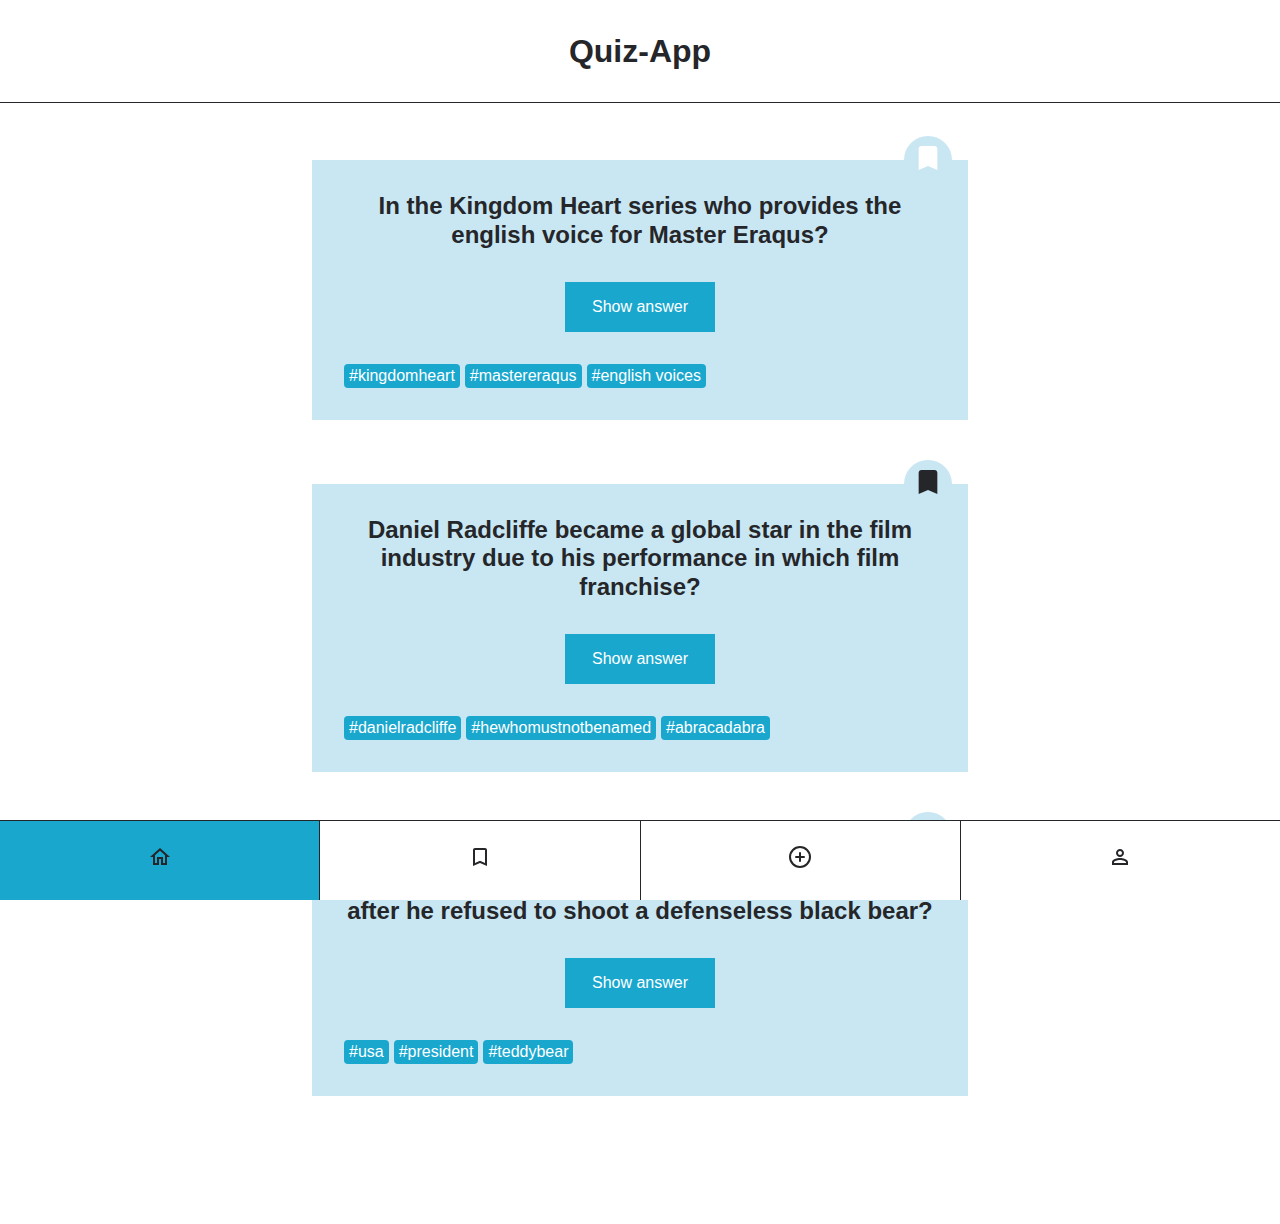
<file: index.html>
<!DOCTYPE html>
<html lang="en">
  <head>
    <meta charset="UTF-8" />
    <meta http-equiv="X-UA-Compatible" content="IE=edge" />
    <meta name="viewport" content="width=device-width, initial-scale=1.0" />
    <title>Quiz-App</title>
    <link rel="stylesheet" href="./styles.css" />
    <script src="index.js" defer></script>
  </head>

  <body>
    <header class="header">
      <h1 class="header__title">Quiz-App</h1>
    </header>
    <main>
      <ul class="card-list">
        <!--
                FIRST CARD
              -->
        <li class="card-list__item">
          <article class="card">
            <h2 class="card__question">
              In the Kingdom Heart series who provides the english voice for
              Master Eraqus?
            </h2>
            <button
              class="card__button-answer"
              type="button"
              data-js="toggle-answer"
              aria-label="toggle answer"
            ></button>
            <p class="card__answer" data-js="card-answer">Mark Hamill</p>
            <ul class="card__tag-list">
              <li class="card__tag-list-item">#kingdomheart</li>
              <li class="card__tag-list-item">#mastereraqus</li>
              <li class="card__tag-list-item">#english voices</li>
            </ul>
            <div class="card__button-bookmark">
              <button
                class="bookmark"
                aria-label="bookmark"
                type="button"
                data-js="bookmark"
              >
                <svg
                  class="bookmark__icon"
                  xmlns="http://www.w3.org/2000/svg"
                  viewbox="0 0 24 24"
                >
                  <path
                    d="M17 3H7c-1.1 0-2 .9-2 2v16l7-3 7 3V5c0-1.1-.9-2-2-2z"
                  />
                </svg>
              </button>
            </div>
          </article>
        </li>
        <!--
                SECOND CARD
              -->
        <li class="card-list__item">
          <article class="card">
            <h2 class="card__question">
              Daniel Radcliffe became a global star in the film industry due to
              his performance in which film franchise?
            </h2>
            <button
              class="card__button-answer"
              type="button"
              aria-label="toggle answer"
            ></button>
            <p class="card__answer card__answer">Harry Potter</p>
            <ul class="card__tag-list">
              <li class="card__tag-list-item">#danielradcliffe</li>
              <li class="card__tag-list-item">#hewhomustnotbenamed</li>
              <li class="card__tag-list-item">#abracadabra</li>
            </ul>
            <div class="card__button-bookmark">
              <button
                class="bookmark bookmark--active"
                aria-label="bookmark"
                type="button"
              >
                <svg
                  class="bookmark__icon"
                  xmlns="http://www.w3.org/2000/svg"
                  viewbox="0 0 24 24"
                >
                  <path
                    d="M17 3H7c-1.1 0-2 .9-2 2v16l7-3 7 3V5c0-1.1-.9-2-2-2z"
                  />
                </svg>
              </button>
            </div>
          </article>
        </li>
        <!--
                THIRD CARD
              -->
        <li class="card-list__item">
          <article class="card">
            <h2 class="card__question">
              Which former US president was nicknamed &quot;Teddy&quot; after he
              refused to shoot a defenseless black bear?
            </h2>
            <button
              class="card__button-answer"
              type="button"
              aria-label="toggle answer"
            ></button>
            <p class="card__answer">Theodore Roosevelt</p>
            <ul class="card__tag-list">
              <li class="card__tag-list-item">#usa</li>
              <li class="card__tag-list-item">#president</li>
              <li class="card__tag-list-item">#teddybear</li>
            </ul>
            <div class="card__button-bookmark">
              <button class="bookmark" aria-label="bookmark" type="button">
                <svg
                  class="bookmark__icon"
                  xmlns="http://www.w3.org/2000/svg"
                  viewbox="0 0 24 24"
                >
                  <path
                    d="M17 3H7c-1.1 0-2 .9-2 2v16l7-3 7 3V5c0-1.1-.9-2-2-2z"
                  />
                </svg>
              </button>
            </div>
          </article>
        </li>
      </ul>
    </main>

    <nav class="navigation">
      <ul class="navigation__list">
        <li class="navigation__list-item navigation__list-item--active">
          <a
            class="navigation__link"
            href="/index.html"
            aria-label="go to home page"
          >
            <svg
              xmlns="http://www.w3.org/2000/svg"
              height="24px"
              viewbox="0 0 24 24"
              width="24px"
            >
              <path
                d="M12 5.69l5 4.5V18h-2v-6H9v6H7v-7.81l5-4.5M12 3L2 12h3v8h6v-6h2v6h6v-8h3L12 3z"
              />
            </svg>
          </a>
        </li>
        <li class="navigation__list-item">
          <a
            class="navigation__link"
            href="/bookmarks.html"
            aria-label="go to bookmarks page"
          >
            <svg
              xmlns="http://www.w3.org/2000/svg"
              height="24px"
              viewbox="0 0 24 24"
              width="24px"
            >
              <path
                d="M17 3H7c-1.1 0-2 .9-2 2v16l7-3 7 3V5c0-1.1-.9-2-2-2zm0 15l-5-2.18L7 18V5h10v13z"
              />
            </svg>
          </a>
        </li>
        <li class="navigation__list-item">
          <a
            class="navigation__link navigation__link--form"
            href="/form.html"
            aria-label="go to add card page"
          >
            <svg
              xmlns="http://www.w3.org/2000/svg"
              width="24"
              height="24"
              viewBox="0 0 24 24"
              fill="none"
              stroke="currentColor"
              stroke-width="2"
              stroke-linecap="round"
              stroke-linejoin="round"
            >
              <circle cx="12" cy="12" r="10"></circle>
              <line x1="12" y1="8" x2="12" y2="16"></line>
              <line x1="8" y1="12" x2="16" y2="12"></line>
            </svg>
          </a>
        </li>
        <li class="navigation__list-item">
          <a
            class="navigation__link"
            href="/profile.html"
            aria-label="go to profile page"
          >
            <svg
              xmlns="http://www.w3.org/2000/svg"
              height="24px"
              viewbox="0 0 24 24"
              width="24px"
            >
              <path
                d="M12 6c1.1 0 2 .9 2 2s-.9 2-2 2-2-.9-2-2 .9-2 2-2m0 9c2.7 0 5.8 1.29 6 2v1H6v-.99c.2-.72 3.3-2.01 6-2.01m0-11C9.79 4 8 5.79 8 8s1.79 4 4 4 4-1.79 4-4-1.79-4-4-4zm0 9c-2.67 0-8 1.34-8 4v3h16v-3c0-2.66-5.33-4-8-4z"
              />
            </svg>
          </a>
        </li>
      </ul>
    </nav>
  </body>
</html>
</file>
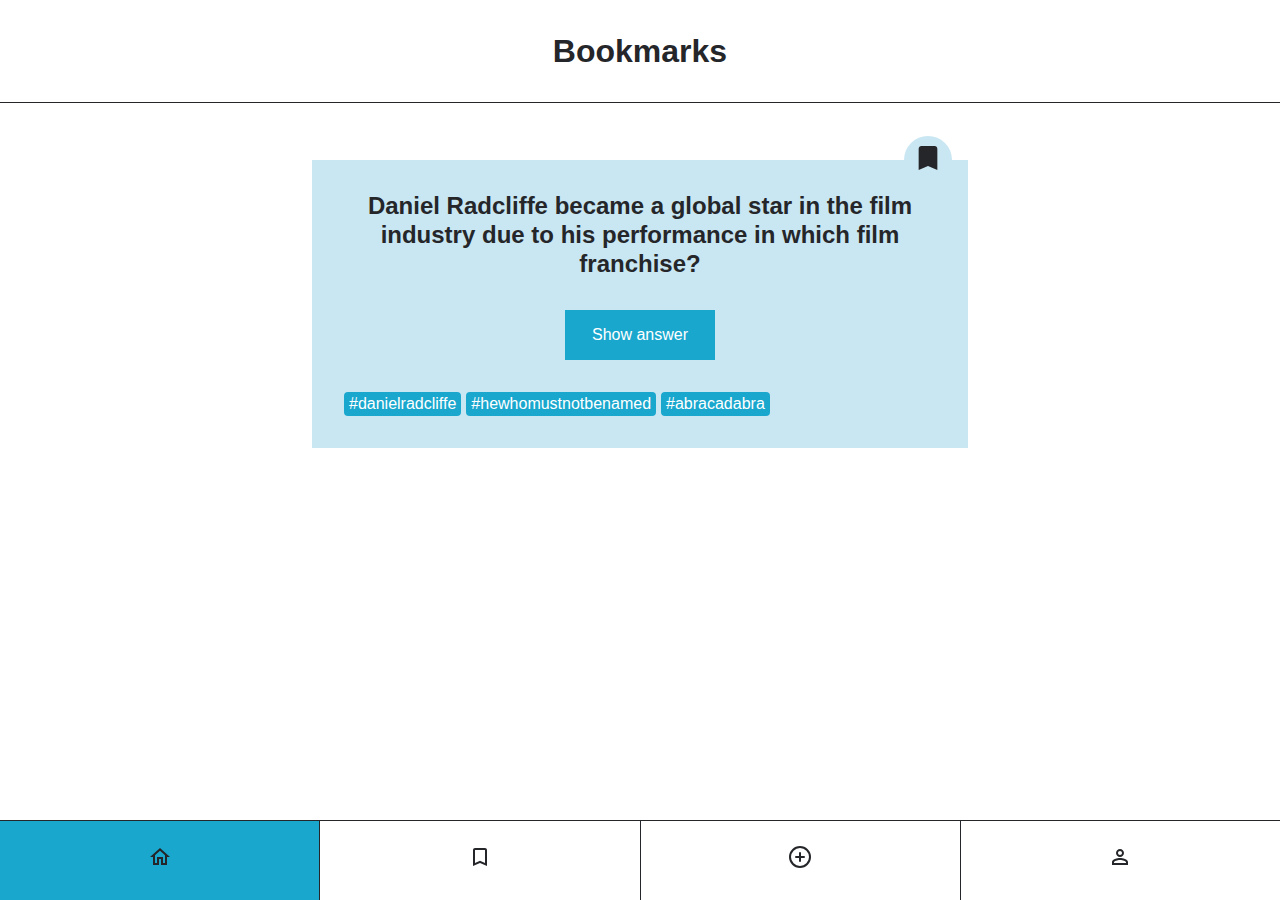
<file: bookmarks.html>
<!DOCTYPE html>
<html lang="en">
  <head>
    <meta charset="UTF-8" />
    <meta http-equiv="X-UA-Compatible" content="IE=edge" />
    <meta name="viewport" content="width=device-width, initial-scale=1.0" />
    <title>Quiz-App</title>
    <link rel="stylesheet" href="./styles.css" />
  </head>

  <body>
    <header class="header">
      <h1 class="header__title">Bookmarks</h1>
    </header>
    <main>
      <ul class="card-list">
        <li class="card-list__item">
          <article class="card">
            <h2 class="card__question">
              Daniel Radcliffe became a global star in the film industry due to
              his performance in which film franchise?
            </h2>
            <button class="card__button-answer" type="button"></button>
            <p class="card__answer">Harry Potter</p>
            <ul class="card__tag-list">
              <li class="card__tag-list-item">#danielradcliffe</li>
              <li class="card__tag-list-item">#hewhomustnotbenamed</li>
              <li class="card__tag-list-item">#abracadabra</li>
            </ul>
            <div class="card__button-bookmark">
              <button
                class="bookmark bookmark--active"
                aria-label="bookmark"
                type="button"
              >
                <svg
                  class="bookmark__icon"
                  xmlns="http://www.w3.org/2000/svg"
                  viewbox="0 0 24 24"
                >
                  <path
                    d="M17 3H7c-1.1 0-2 .9-2 2v16l7-3 7 3V5c0-1.1-.9-2-2-2z"
                  />
                </svg>
              </button>
            </div>
          </article>
        </li>
      </ul>
    </main>

    <nav class="navigation">
      <ul class="navigation__list">
        <li class="navigation__list-item navigation__list-item--active">
          <a
            class="navigation__link"
            href="/index.html"
            aria-label="go to home page"
          >
            <svg
              xmlns="http://www.w3.org/2000/svg"
              height="24px"
              viewbox="0 0 24 24"
              width="24px"
            >
              <path
                d="M12 5.69l5 4.5V18h-2v-6H9v6H7v-7.81l5-4.5M12 3L2 12h3v8h6v-6h2v6h6v-8h3L12 3z"
              />
            </svg>
          </a>
        </li>
        <li class="navigation__list-item">
          <a
            class="navigation__link"
            href="/bookmarks.html"
            aria-label="go to bookmarks page"
          >
            <svg
              xmlns="http://www.w3.org/2000/svg"
              height="24px"
              viewbox="0 0 24 24"
              width="24px"
            >
              <path
                d="M17 3H7c-1.1 0-2 .9-2 2v16l7-3 7 3V5c0-1.1-.9-2-2-2zm0 15l-5-2.18L7 18V5h10v13z"
              />
            </svg>
          </a>
        </li>
        <li class="navigation__list-item">
          <a
            class="navigation__link navigation__link--form"
            href="/form.html"
            aria-label="go to add card page"
          >
            <svg
              xmlns="http://www.w3.org/2000/svg"
              width="24"
              height="24"
              viewBox="0 0 24 24"
              fill="none"
              stroke="currentColor"
              stroke-width="2"
              stroke-linecap="round"
              stroke-linejoin="round"
            >
              <circle cx="12" cy="12" r="10"></circle>
              <line x1="12" y1="8" x2="12" y2="16"></line>
              <line x1="8" y1="12" x2="16" y2="12"></line>
            </svg>
          </a>
        </li>
        <li class="navigation__list-item">
          <a
            class="navigation__link"
            href="/profile.html"
            aria-label="go to profile page"
          >
            <svg
              xmlns="http://www.w3.org/2000/svg"
              height="24px"
              viewbox="0 0 24 24"
              width="24px"
            >
              <path
                d="M12 6c1.1 0 2 .9 2 2s-.9 2-2 2-2-.9-2-2 .9-2 2-2m0 9c2.7 0 5.8 1.29 6 2v1H6v-.99c.2-.72 3.3-2.01 6-2.01m0-11C9.79 4 8 5.79 8 8s1.79 4 4 4 4-1.79 4-4-1.79-4-4-4zm0 9c-2.67 0-8 1.34-8 4v3h16v-3c0-2.66-5.33-4-8-4z"
              />
            </svg>
          </a>
        </li>
      </ul>
    </nav>
  </body>
</html>
</file>
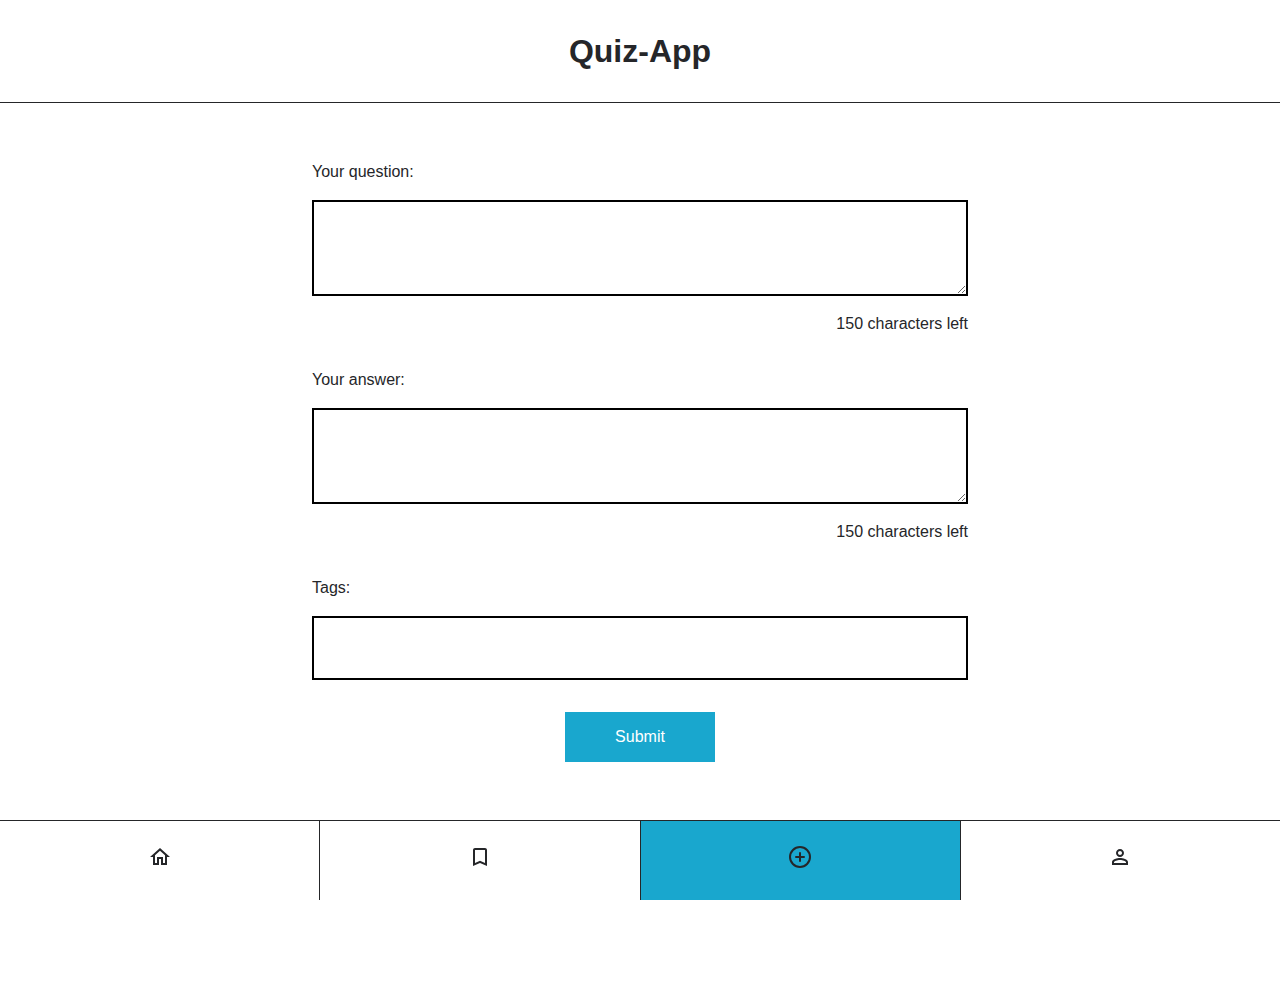
<file: form.html>
<!DOCTYPE html>
<html lang="en">
  <head>
    <meta charset="UTF-8" />
    <meta http-equiv="X-UA-Compatible" content="IE=edge" />
    <meta name="viewport" content="width=device-width, initial-scale=1.0" />
    <title>Quiz-App</title>
    <link rel="stylesheet" href="./styles.css" />
    <script src="form.js" defer></script>
    <script src="index.js" defer></script>
  </head>

  <body>
    <header class="header">
      <h1 class="header__title">Quiz-App</h1>
    </header>
    <main>
      <!-- Form to make a new Card -->
      <form class="add-card" data-js="add-card-form">
        <!-- Question Input -->
        <div class="add-card__container">
          <label for="form-question">Your question:</label>
          <textarea
            required
            name="formQuestion"
            id="form-question"
            cols="30"
            rows="4"
            data-js="form-question"
            maxlength="150"
          ></textarea>
          <p class="add-card__counter">
            <span data-js="output-question">150</span> characters left
          </p>
        </div>

        <!-- Answer Input -->
        <div class="add-card__container">
          <label for="form-answer">Your answer:</label>
          <textarea
            required
            name="formAnswer"
            id="form-answer"
            cols="30"
            rows="4"
            data-js="form-answer"
            maxlength="150"
          ></textarea>
          <p class="add-card__counter">
            <span data-js="output-answer">150</span> characters left
          </p>
        </div>

        <!-- Tags Input -->
        <div class="add-card__container">
          <label for="form-tags">Tags:</label>
          <input
            required
            type="text"
            name="formTags"
            id="form-tags"
            data-js="form-tags"
          />
        </div>

        <!-- Submit Button -->
        <button type="submit" class="add-card__submit-button">Submit</button>
      </form>

      <!-- Place where the new cards spawn -->
      <ul class="card-list" data-js="card-list"></ul>
    </main>

    <!-- Footer Navigation -->
    <nav class="navigation">
      <ul class="navigation__list">
        <li class="navigation__list-item">
          <a
            class="navigation__link"
            href="/index.html"
            aria-label="go to home page"
          >
            <svg
              xmlns="http://www.w3.org/2000/svg"
              height="24px"
              viewbox="0 0 24 24"
              width="24px"
            >
              <path
                d="M12 5.69l5 4.5V18h-2v-6H9v6H7v-7.81l5-4.5M12 3L2 12h3v8h6v-6h2v6h6v-8h3L12 3z"
              />
            </svg>
          </a>
        </li>
        <li class="navigation__list-item">
          <a
            class="navigation__link"
            href="/bookmarks.html"
            aria-label="go to bookmarks page"
          >
            <svg
              xmlns="http://www.w3.org/2000/svg"
              height="24px"
              viewbox="0 0 24 24"
              width="24px"
            >
              <path
                d="M17 3H7c-1.1 0-2 .9-2 2v16l7-3 7 3V5c0-1.1-.9-2-2-2zm0 15l-5-2.18L7 18V5h10v13z"
              />
            </svg>
          </a>
        </li>
        <li class="navigation__list-item navigation__list-item--active">
          <a
            class="navigation__link navigation__link--form"
            href="/form.html"
            aria-label="go to add card page"
          >
            <svg
              xmlns="http://www.w3.org/2000/svg"
              width="24"
              height="24"
              viewBox="0 0 24 24"
              fill="none"
              stroke="currentColor"
              stroke-width="2"
              stroke-linecap="round"
              stroke-linejoin="round"
            >
              <circle cx="12" cy="12" r="10"></circle>
              <line x1="12" y1="8" x2="12" y2="16"></line>
              <line x1="8" y1="12" x2="16" y2="12"></line>
            </svg>
          </a>
        </li>
        <li class="navigation__list-item">
          <a
            class="navigation__link"
            href="/profile.html"
            aria-label="go to profile page"
          >
            <svg
              xmlns="http://www.w3.org/2000/svg"
              height="24px"
              viewbox="0 0 24 24"
              width="24px"
            >
              <path
                d="M12 6c1.1 0 2 .9 2 2s-.9 2-2 2-2-.9-2-2 .9-2 2-2m0 9c2.7 0 5.8 1.29 6 2v1H6v-.99c.2-.72 3.3-2.01 6-2.01m0-11C9.79 4 8 5.79 8 8s1.79 4 4 4 4-1.79 4-4-1.79-4-4-4zm0 9c-2.67 0-8 1.34-8 4v3h16v-3c0-2.66-5.33-4-8-4z"
              />
            </svg>
          </a>
        </li>
      </ul>
    </nav>
  </body>
</html>
</file>
<file: styles.css>
@import "./global.css";

@import "./components/bookmark/bookmark.css";
@import "./components/card-list/card-list.css";
@import "./components/card/card.css";
@import "./components/header/header.css";
@import "./components/navigation/navigation.css";
@import "./components/profile/profile.css";
@import "./components/form/form.css";
@import "./components/counter-list/counter-list.css";
</file>
